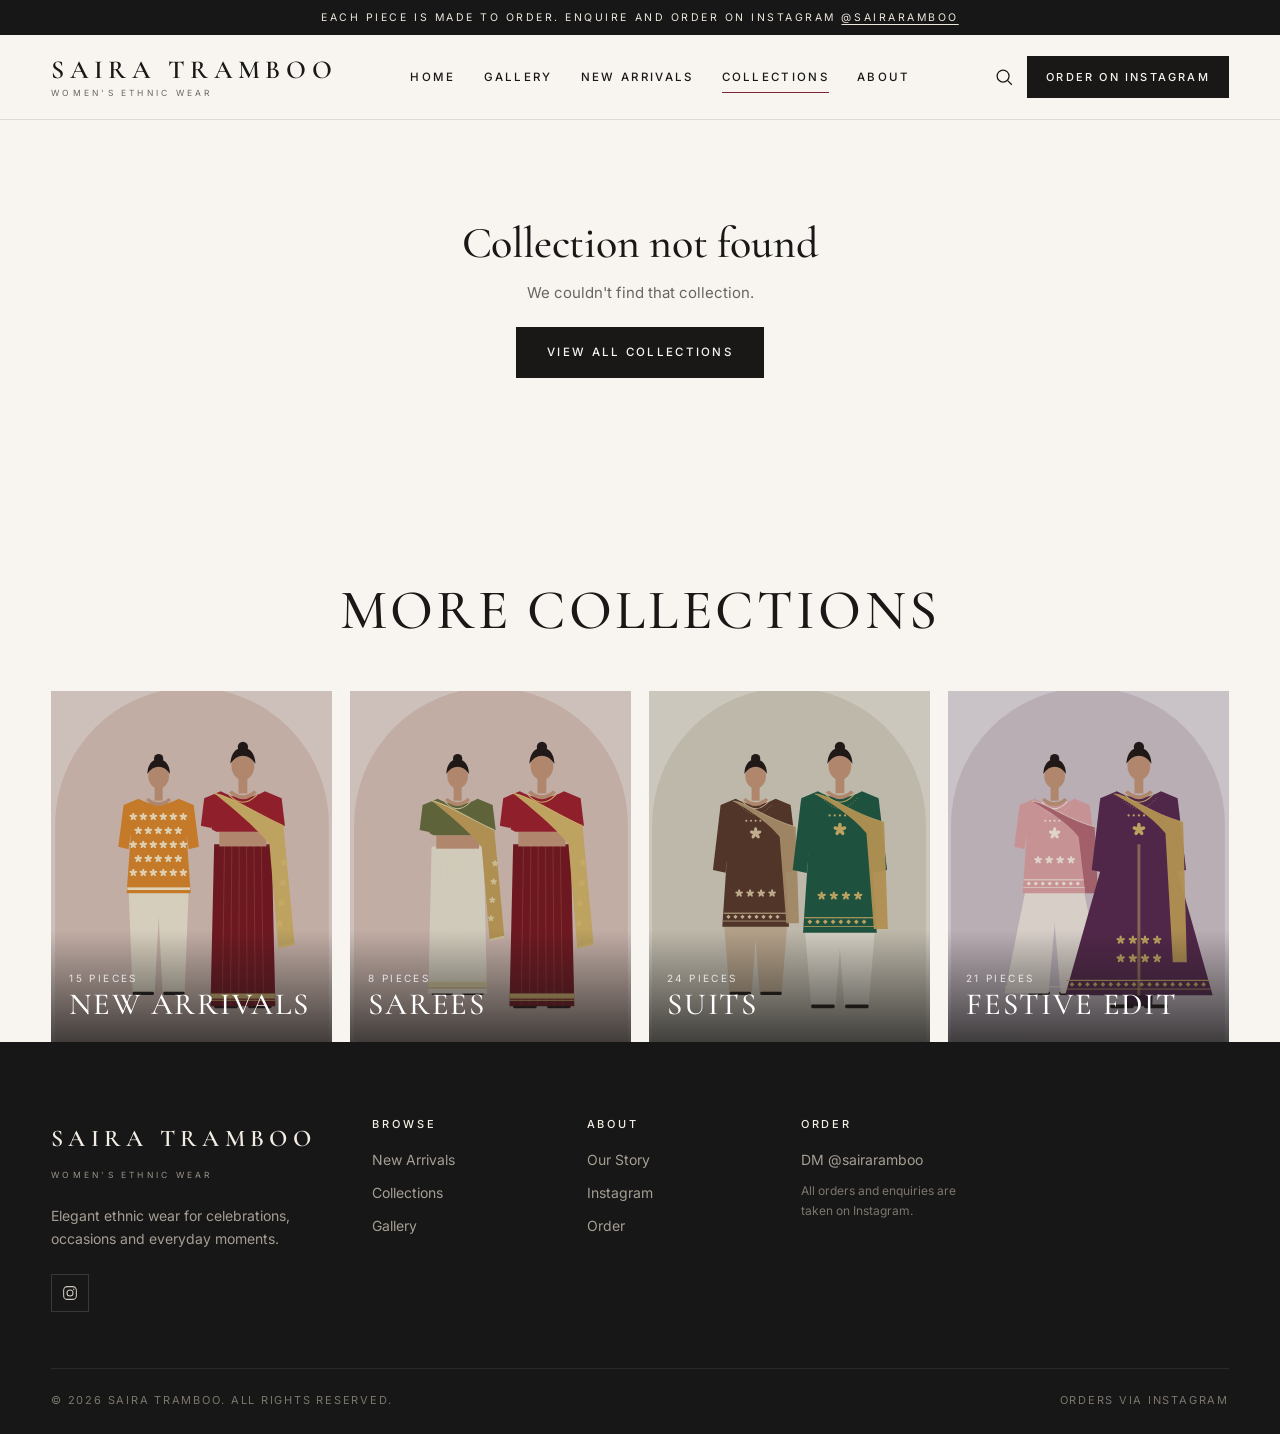
<file: collection.html>
<!DOCTYPE html>
<html lang="en">
<head>
  <meta charset="utf-8">
  <meta name="viewport" content="width=device-width, initial-scale=1">
  <title>Collection — Saira tramboo</title>
  <meta name="description" content="Contemporary silhouettes, intricate details and effortless elegance. Women's ethnic wear by Saira tramboo.">
  <link rel="icon" href="data:image/svg+xml,%3Csvg xmlns='http://www.w3.org/2000/svg' viewBox='0 0 32 32'%3E%3Crect width='32' height='32' fill='%237A2635'/%3E%3Ctext x='16' y='22' font-size='18' text-anchor='middle' fill='%23F8F5F0' font-family='serif'%3ES%3C/text%3E%3C/svg%3E">
  <link rel="preconnect" href="https://fonts.googleapis.com">
  <link rel="preconnect" href="https://fonts.gstatic.com" crossorigin>
  <link rel="stylesheet" href="https://fonts.googleapis.com/css2?family=Cormorant+Garamond:ital,wght@0,400;0,500;0,600;1,400&family=Inter:wght@400;500;600&display=swap">
  <link rel="stylesheet" href="css/style.css">
  <link rel="stylesheet" href="css/shop.css">
</head>
<body data-page="collection">
  <div id="chrome-top"></div>
  <main id="main">
    <div id="collectionHero"></div>
    <section class="listing" id="listing" aria-label="Products"></section>
    <section class="section more-cols" id="moreCols" aria-labelledby="moreColsT"><header class="section__head"><h2 id="moreColsT">More Collections</h2></header><div class="mc" id="mcGrid"></div></section>
  </main>
  <div id="chrome-bottom"></div>
  <script src="js/products.js"></script>
  <script src="js/catalog.js"></script>
  <script src="js/layout.js"></script>
  <script src="js/app.js"></script>
  <script src="js/shop.js"></script>
  <script src="js/collections-page.js"></script>
</body>
</html>
</file>
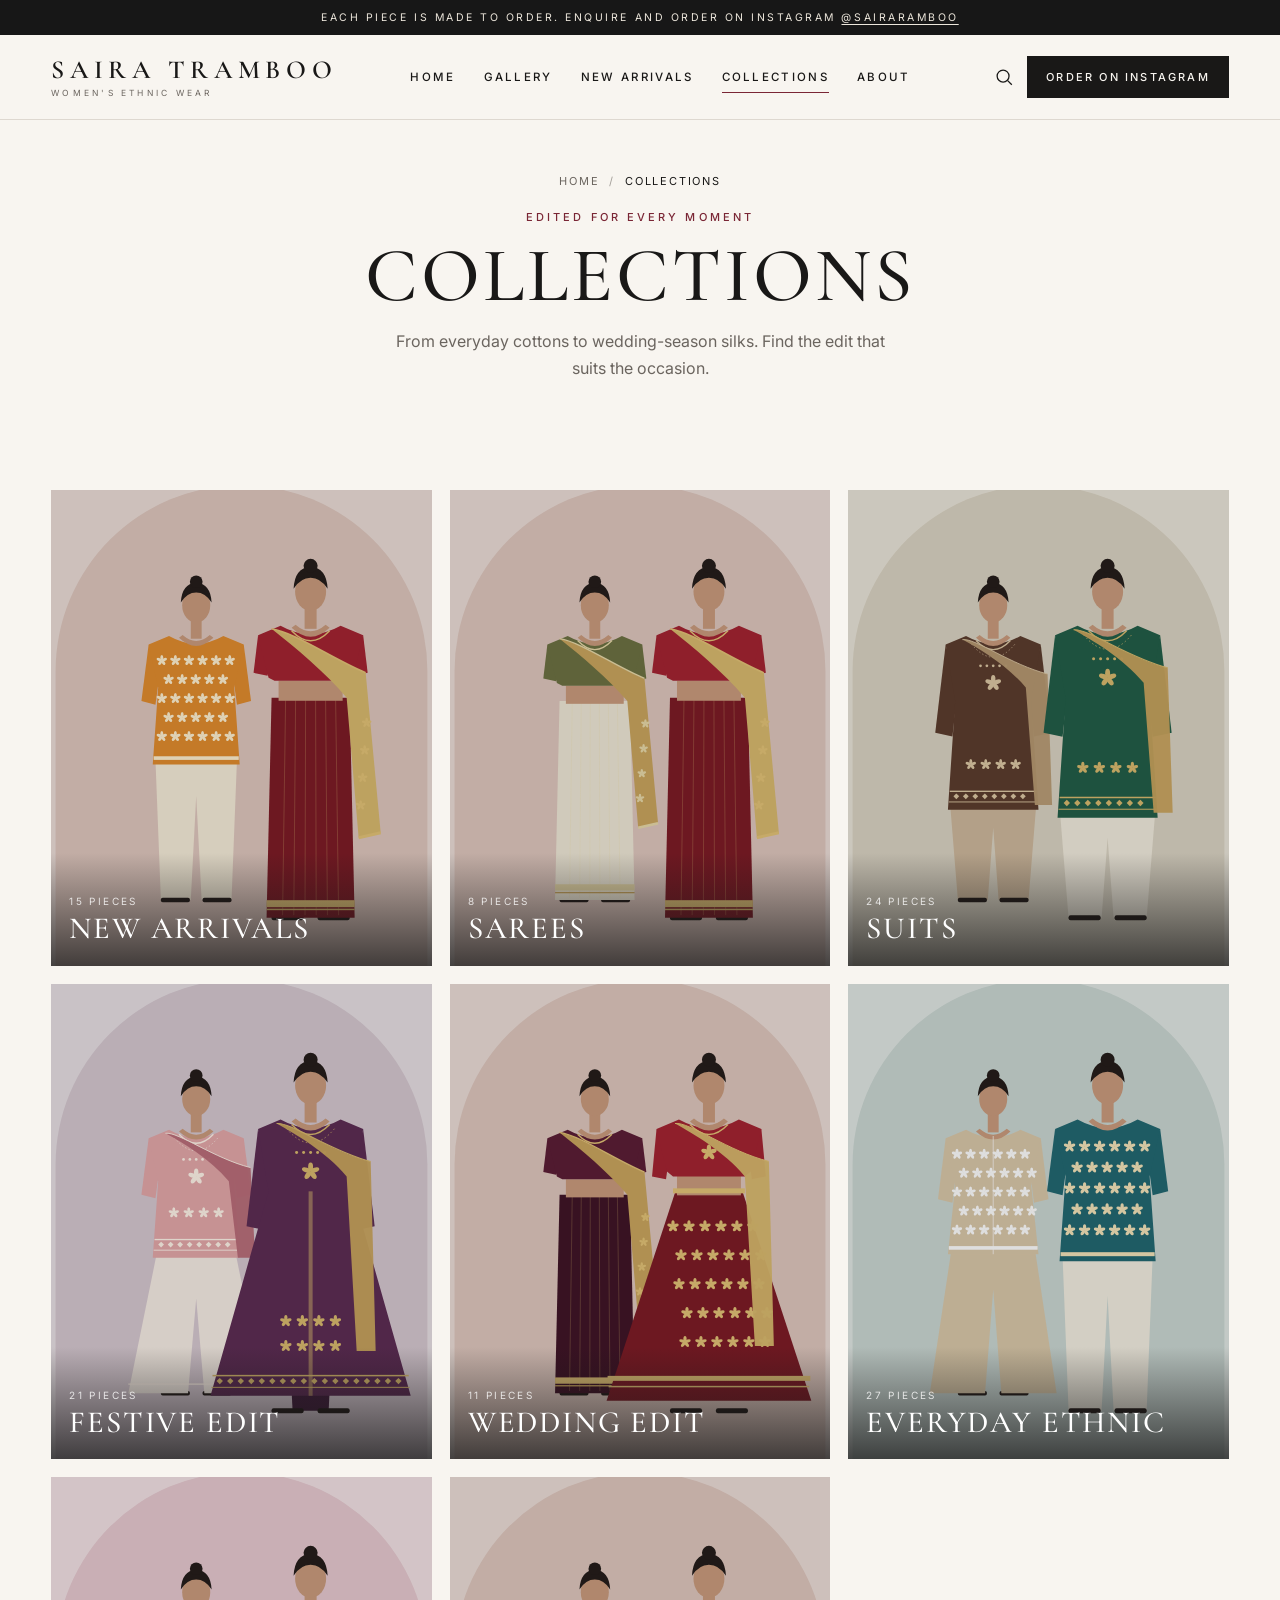
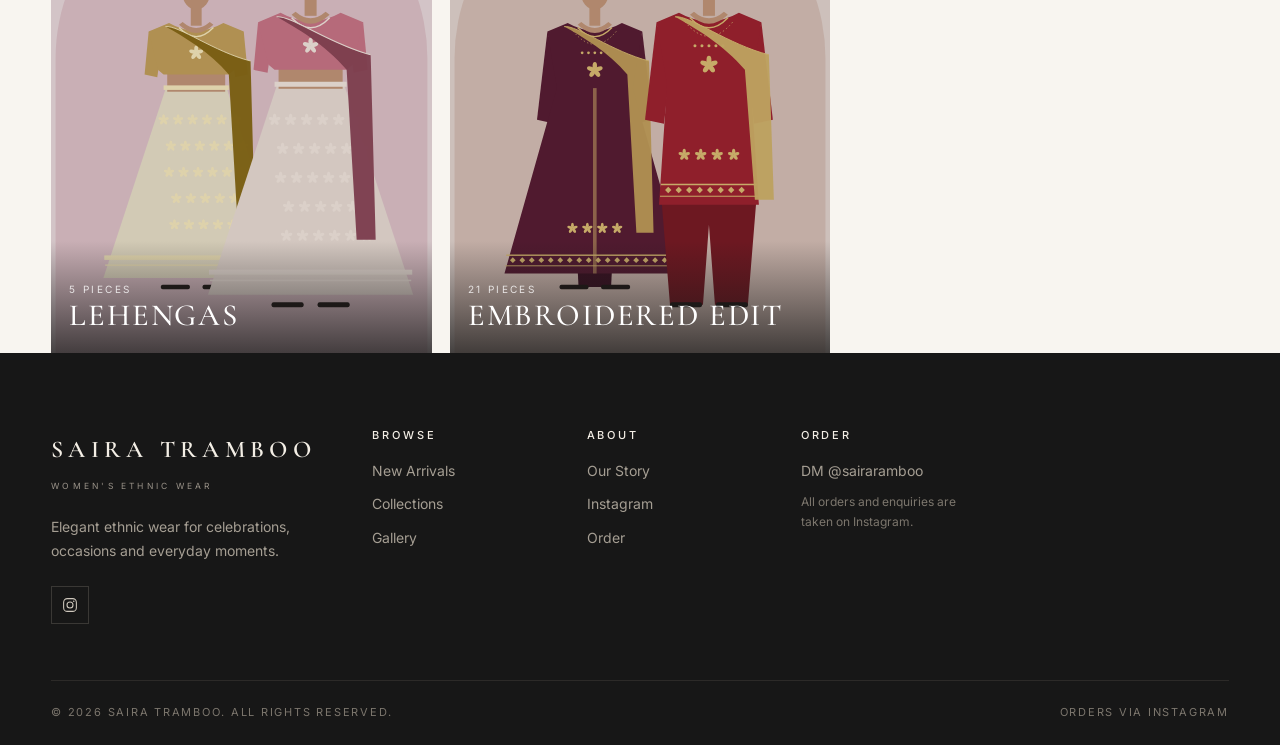
<file: collections.html>
<!DOCTYPE html>
<html lang="en">
<head>
  <meta charset="utf-8">
  <meta name="viewport" content="width=device-width, initial-scale=1">
  <title>Collections — Saira tramboo</title>
  <meta name="description" content="Contemporary silhouettes, intricate details and effortless elegance. Women's ethnic wear by Saira tramboo.">
  <link rel="icon" href="data:image/svg+xml,%3Csvg xmlns='http://www.w3.org/2000/svg' viewBox='0 0 32 32'%3E%3Crect width='32' height='32' fill='%237A2635'/%3E%3Ctext x='16' y='22' font-size='18' text-anchor='middle' fill='%23F8F5F0' font-family='serif'%3ES%3C/text%3E%3C/svg%3E">
  <link rel="preconnect" href="https://fonts.googleapis.com">
  <link rel="preconnect" href="https://fonts.gstatic.com" crossorigin>
  <link rel="stylesheet" href="https://fonts.googleapis.com/css2?family=Cormorant+Garamond:ital,wght@0,400;0,500;0,600;1,400&family=Inter:wght@400;500;600&display=swap">
  <link rel="stylesheet" href="css/style.css">
  <link rel="stylesheet" href="css/shop.css">
</head>
<body data-page="collections">
  <div id="chrome-top"></div>
  <main id="main">
    <header class="pagehead pagehead--center" id="colsHead">
      <nav class="crumbs" aria-label="Breadcrumb"><ol><li><a href="index.html">Home</a></li><li><span aria-current="page">Collections</span></li></ol></nav>
      <p class="eyebrow">Edited for every moment</p><h1>Collections</h1><p>From everyday cottons to wedding-season silks. Find the edit that suits the occasion.</p>
    </header>
    <section class="section section--tight" aria-label="All collections"><div class="cgrid" id="cgrid"></div></section>
  </main>
  <div id="chrome-bottom"></div>
  <script src="js/products.js"></script>
  <script src="js/catalog.js"></script>
  <script src="js/layout.js"></script>
  <script src="js/app.js"></script>
  <script src="js/collections-page.js"></script>
</body>
</html>
</file>
<file: css/style.css>
/* Saira tramboo — demo storefront. No gradients by design. */
:root {
  --bg: #F8F5F0;
  --surface: #FFFFFF;
  --text: #191817;
  --muted: #6B655F;
  --border: #DED8D0;
  --accent: #7A2635;
  --accent-dark: #5E1B28;
  --dark: #171717;
  --serif: "Cormorant Garamond", "Iowan Old Style", Georgia, "Times New Roman", serif;
  --sans: "Inter", system-ui, -apple-system, "Segoe UI", Roboto, Arial, sans-serif;
  --gutter: clamp(16px, 4vw, 56px);
  --max: 1360px;
  --ease: cubic-bezier(.22, .61, .36, 1);
  --header-h: 84px;
}

*, *::before, *::after { box-sizing: border-box; }
html { scroll-behavior: smooth; scroll-padding-top: 90px; -webkit-text-size-adjust: 100%; }
body {
  margin: 0; background: var(--bg); color: var(--text);
  font-family: var(--sans); font-size: 15px; line-height: 1.65;
  -webkit-font-smoothing: antialiased;
}
body.is-locked { overflow: hidden; }
img { display: block; max-width: 100%; height: auto; }
a { color: inherit; text-decoration: none; }
button, input { font: inherit; color: inherit; }
button { cursor: pointer; }
h1, h2, h3 { font-family: var(--serif); font-weight: 500; line-height: 1.05; margin: 0; letter-spacing: -.005em; }
p { margin: 0; }
ul { list-style: none; margin: 0; padding: 0; }
:focus-visible { outline: 2px solid var(--accent); outline-offset: 3px; }
[hidden] { display: none !important; }
.sr-only { position: absolute; width: 1px; height: 1px; overflow: hidden; clip: rect(0 0 0 0); white-space: nowrap; }
.skip-link { position: absolute; left: 8px; top: -60px; background: var(--dark); color: #fff; padding: 10px 14px; z-index: 300; }
.skip-link:focus { top: 8px; }

.eyebrow { font-size: 11px; letter-spacing: .28em; text-transform: uppercase; color: var(--accent); font-weight: 500; }

/* Buttons */
.btn {
  display: inline-flex; align-items: center; justify-content: center;
  padding: 15px 30px; font-size: 11.5px; font-weight: 500; letter-spacing: .2em; text-transform: uppercase;
  border: 1px solid var(--text); background: transparent; transition: background .35s var(--ease), color .35s var(--ease), border-color .35s var(--ease);
}
.btn--solid { background: var(--text); color: var(--bg); }
.btn--solid:hover { background: var(--accent); border-color: var(--accent); }
.btn--line:hover { background: var(--text); color: var(--bg); }
.btn--light { background: var(--bg); color: var(--text); border-color: var(--bg); }
.btn--light:hover { background: transparent; color: var(--bg); }
.btn--block { width: 100%; }
.link-btn { background: none; border: 0; padding: 0; text-align: left; }
.icon-btn { background: none; border: 0; width: 42px; height: 42px; display: inline-grid; place-items: center; position: relative; }
.icon-btn svg { width: 22px; height: 22px; }
.badge {
  position: absolute; top: 4px; right: 2px; min-width: 17px; height: 17px; padding: 0 4px;
  background: var(--accent); color: #fff; border-radius: 9px; font-size: 10px; font-weight: 600; line-height: 17px; text-align: center;
}

/* Announcement */
.announce { background: var(--dark); color: #EDE7DC; text-align: center; font-size: 10.5px; letter-spacing: .24em; text-transform: uppercase; padding: 9px 44px; position: relative; }
.announce__close { position: absolute; right: 12px; top: 50%; transform: translateY(-50%); background: none; border: 0; color: #EDE7DC; display: grid; place-items: center; padding: 6px; opacity: .7; }
.announce__close:hover { opacity: 1; }

/* Header */
.header { position: sticky; top: 0; z-index: 100; background: var(--bg); border-bottom: 1px solid var(--border); transition: height .3s var(--ease); }
.header__inner {
  max-width: var(--max); margin: 0 auto; padding: 0 var(--gutter);
  height: var(--header-h); display: grid; grid-template-columns: auto 1fr auto; align-items: center; gap: 16px;
  transition: height .35s var(--ease);
}
.header.is-small .header__inner { height: 60px; }
.wordmark { display: flex; flex-direction: column; align-items: flex-start; line-height: 1; grid-column: 1; grid-row: 1; }
.wordmark__name { font-family: var(--serif); font-size: 26px; font-weight: 600; letter-spacing: .22em; text-transform: uppercase; transition: font-size .35s var(--ease); }
.wordmark__tag { display: block; font-size: 8.5px; letter-spacing: .38em; text-transform: uppercase; color: var(--muted); margin-top: 6px; max-height: 14px; overflow: hidden; transition: max-height .3s, margin .3s, opacity .3s; }
.header.is-small .wordmark__name { font-size: 21px; }
.header.is-small .wordmark__tag { max-height: 0; margin: 0; opacity: 0; }
.nav { grid-column: 2; grid-row: 1; display: flex; gap: clamp(18px, 2.2vw, 34px); justify-self: center; }
.nav a, .mobile-nav a { font-size: 11.5px; letter-spacing: .2em; text-transform: uppercase; font-weight: 500; position: relative; padding: 6px 0; }
.nav a::after { content: ""; position: absolute; left: 0; bottom: 0; height: 1px; width: 100%; background: var(--accent); transform: scaleX(0); transform-origin: left; transition: transform .35s var(--ease); }
.nav a:hover::after, .nav a.is-current::after { transform: scaleX(1); }
.header__actions { grid-column: 3; grid-row: 1; justify-self: end; display: flex; gap: 2px; }
.header__burger { display: none; }

/* Mobile nav */
.mobile-nav { position: fixed; inset: 0; z-index: 200; visibility: hidden; transition: visibility 0s .4s; }
.mobile-nav.is-open { visibility: visible; transition-delay: 0s; }
.mobile-nav__panel { position: absolute; left: 0; top: 0; bottom: 0; width: min(86vw, 360px); background: var(--bg); padding: 18px 24px 28px; display: flex; flex-direction: column; transform: translateX(-100%); transition: transform .4s var(--ease); z-index: 2; }
.mobile-nav.is-open .mobile-nav__panel { transform: none; }
.mobile-nav__top { display: flex; align-items: center; justify-content: space-between; padding-bottom: 14px; border-bottom: 1px solid var(--border); }
.mobile-nav__top .wordmark__name { font-size: 20px; }
.mobile-nav nav { display: flex; flex-direction: column; padding: 18px 0; }
.mobile-nav nav a { font-family: var(--serif); font-size: 32px; text-transform: none; letter-spacing: 0; font-weight: 500; padding: 10px 0; border-bottom: 1px solid var(--border); }
.mobile-nav__foot { margin-top: auto; display: flex; flex-direction: column; gap: 10px; }
.mobile-nav__foot > * { font-size: 11px; letter-spacing: .2em; text-transform: uppercase; color: var(--muted); }
.scrim { position: absolute; inset: 0; background: rgba(23, 23, 23, .45); opacity: 0; transition: opacity .4s var(--ease); }
.mobile-nav.is-open .scrim, .modal.is-open .scrim { opacity: 1; }
.scrim--drawer { position: fixed; z-index: 210; visibility: hidden; transition: opacity .4s var(--ease), visibility 0s .4s; }
.scrim--drawer.is-open { opacity: 1; visibility: visible; transition-delay: 0s; }

/* Hero */
.hero { max-width: var(--max); margin: 0 auto; padding: clamp(20px, 3vw, 40px) var(--gutter) 0; display: grid; grid-template-columns: 5fr 6fr; gap: clamp(24px, 5vw, 80px); align-items: center; }
.hero__copy { padding-block: 20px; }
.hero h1 { font-size: clamp(54px, 7vw, 108px); margin: 22px 0 26px; text-transform: uppercase; letter-spacing: .01em; line-height: .96; }
.hero h1 em { font-style: italic; text-transform: lowercase; color: var(--accent); font-weight: 400; }
.hero__text { max-width: 430px; color: var(--muted); font-size: 16px; }
.hero__cta { display: flex; flex-wrap: wrap; gap: 12px; margin-top: 36px; }
.hero__media { position: relative; }
.hero__media img { width: 100%; max-height: min(74vh, 720px); object-fit: cover; object-position: center 30%; }
.hero__caption { position: absolute; left: 14px; bottom: 12px; font-size: 10px; letter-spacing: .2em; text-transform: uppercase; color: var(--muted); }
.hero-anim { opacity: 0; transform: translateY(24px); animation: rise .9s var(--ease) forwards; animation-delay: var(--d, 0ms); }
@keyframes rise { to { opacity: 1; transform: none; } }

/* Strip */
.strip { max-width: var(--max); margin: clamp(32px, 5vw, 64px) auto 0; padding: 0 var(--gutter); }
.strip ul { display: flex; justify-content: space-between; border-block: 1px solid var(--border); }
.strip li { flex: 1; text-align: center; padding: 20px 10px; font-size: 11px; letter-spacing: .24em; text-transform: uppercase; color: var(--muted); }
.strip li + li { border-left: 1px solid var(--border); }

/* Sections */
.section { max-width: var(--max); margin: 0 auto; padding: clamp(56px, 8vw, 110px) var(--gutter) 0; }
.section--tight { padding-top: clamp(40px, 6vw, 80px); }
.section--surface { max-width: none; background: var(--surface); margin-top: clamp(56px, 8vw, 110px); padding-bottom: clamp(56px, 8vw, 100px); }
.section--surface > * { max-width: calc(var(--max) - 2 * var(--gutter)); margin-inline: auto; }
.section__head { text-align: center; margin-bottom: clamp(28px, 4vw, 52px); }
.section__head h2 { font-size: clamp(34px, 4.4vw, 56px); text-transform: uppercase; letter-spacing: .06em; }
.section__head p { color: var(--muted); margin-top: 12px; }
.section__head--row { display: flex; align-items: flex-end; justify-content: space-between; text-align: left; gap: 16px; }

/* Categories */
.cats { display: grid; grid-template-columns: repeat(4, 1fr); gap: clamp(10px, 1.4vw, 20px); }
.cat { position: relative; display: block; overflow: hidden; aspect-ratio: 3 / 4; background: var(--border); }
.cat img { width: 100%; height: 100%; object-fit: cover; transition: transform 1.1s var(--ease); }
.cat::after { content: ""; position: absolute; inset: 0; background: rgba(23, 23, 23, .12); transition: background .5s var(--ease); }
.cat:hover img { transform: scale(1.05); }
.cat:hover::after { background: rgba(23, 23, 23, .32); }
.cat__label { position: absolute; left: 14px; right: 14px; bottom: 14px; z-index: 2; text-align: center; color: #fff; background: rgba(23, 23, 23, .62); padding: 14px 8px; transition: transform .5s var(--ease); }
.cat__label span { display: block; font-family: var(--serif); font-size: clamp(22px, 2.2vw, 30px); text-transform: uppercase; letter-spacing: .08em; }
.cat__label small { display: block; font-size: 10px; letter-spacing: .24em; text-transform: uppercase; opacity: 0; transform: translateY(6px); transition: opacity .5s, transform .5s var(--ease); margin-top: 4px; }
.cat:hover .cat__label { transform: translateY(-12px); }
.cat:hover .cat__label small { opacity: 1; transform: none; }

/* Filters */
.filters { display: flex; justify-content: center; flex-wrap: wrap; gap: 8px; margin-bottom: 36px; }
.chip { background: transparent; border: 1px solid var(--border); padding: 9px 20px; font-size: 11px; letter-spacing: .18em; text-transform: uppercase; transition: all .3s var(--ease); }
.chip:hover { border-color: var(--text); }
.chip.is-active { background: var(--text); color: var(--bg); border-color: var(--text); }

/* Product grid */
.grid { display: grid; grid-template-columns: repeat(4, 1fr); gap: clamp(26px, 3vw, 44px) clamp(12px, 1.6vw, 24px); }
.card { position: relative; animation: fade .6s var(--ease) both; }
@keyframes fade { from { opacity: 0; transform: translateY(12px); } }
.card__media { position: relative; overflow: hidden; aspect-ratio: 3 / 4; background: #EAE4DA; display: block; width: 100%; padding: 0; border: 0; }
.card__media img { position: absolute; inset: 0; width: 100%; height: 100%; object-fit: cover; transition: opacity .6s var(--ease), transform 1.1s var(--ease); }
.card__media img + img { opacity: 0; }
.card:hover .card__media img { transform: scale(1.03); }
.card:hover .card__media img + img { opacity: 1; }
.card__hit { position: absolute; inset: 0; z-index: 1; background: none; border: 0; padding: 0; }
.tags { position: absolute; top: 12px; left: 12px; z-index: 2; display: flex; flex-direction: column; align-items: flex-start; gap: 4px; pointer-events: none; }
.tag { background: var(--bg); font-size: 9.5px; letter-spacing: .18em; text-transform: uppercase; padding: 4px 9px; line-height: 1.4; }
.tag--best { background: var(--dark); color: #F3EEE5; }
.tag--out { background: #E9E4DB; color: var(--muted); }
.tag--sale { background: var(--accent); color: #fff; }
.wish { position: absolute; top: 6px; right: 6px; z-index: 3; width: 40px; height: 40px; background: none; border: 0; display: grid; place-items: center; }
.wish svg { width: 21px; height: 21px; fill: rgba(248, 245, 240, .55); stroke: var(--text); stroke-width: 1.4; transition: fill .3s, stroke .3s, transform .3s var(--ease); }
.wish:hover svg { transform: scale(1.1); }
.wish[aria-pressed="true"] svg { fill: var(--accent); stroke: var(--accent); }
.quickadd { position: absolute; left: 0; right: 0; bottom: 0; z-index: 2; background: rgba(248, 245, 240, .96); padding: 12px; text-align: center; transform: translateY(100%); transition: transform .45s var(--ease); display: none; }
.quickadd p { font-size: 9.5px; letter-spacing: .22em; text-transform: uppercase; color: var(--muted); margin-bottom: 8px; }
.quickadd div { display: flex; justify-content: center; gap: 4px; }
.quickadd button { min-width: 36px; height: 32px; border: 1px solid var(--border); background: transparent; font-size: 11px; transition: all .25s; }
.quickadd button:hover { background: var(--text); color: var(--bg); border-color: var(--text); }
@media (hover: hover) {
  .quickadd { display: block; }
  .card:hover .quickadd, .card:focus-within .quickadd { transform: none; }
}
.card__info { padding-top: 14px; display: grid; gap: 2px; }
.card__cat { font-size: 10px; letter-spacing: .22em; text-transform: uppercase; color: var(--muted); }
.card__name { font-family: var(--serif); font-size: 21px; font-weight: 500; line-height: 1.15; }
.card__name button { background: none; border: 0; padding: 0; text-align: left; font: inherit; }
.card__name button:hover { color: var(--accent); }
.price { font-size: 14px; font-weight: 500; }
.price s { color: var(--muted); font-weight: 400; margin-left: 8px; }
.card__qv { justify-self: start; margin-top: 8px; background: none; border: 0; padding: 0 0 2px; border-bottom: 1px solid var(--text); font-size: 10.5px; letter-spacing: .2em; text-transform: uppercase; transition: color .3s, border-color .3s; }
.card__qv:hover { color: var(--accent); border-color: var(--accent); }
.empty { grid-column: 1 / -1; text-align: center; color: var(--muted); padding: 40px 0; }

/* Story */
.story { max-width: var(--max); margin: clamp(60px, 9vw, 130px) auto 0; padding: 0 var(--gutter); display: grid; grid-template-columns: 1fr 1fr; gap: clamp(28px, 7vw, 110px); align-items: center; }
.story__media { position: relative; }
.story__media::before { content: ""; position: absolute; inset: 22px -22px -22px 22px; border: 1px solid var(--accent); z-index: 0; }
.story__media img { position: relative; z-index: 1; width: 100%; aspect-ratio: 4 / 5; object-fit: cover; }
.story__copy h2 { font-size: clamp(40px, 5vw, 70px); text-transform: uppercase; margin: 18px 0 24px; line-height: .98; }
.story__copy h2 em { font-style: italic; text-transform: lowercase; color: var(--accent); font-weight: 400; }
.story__copy > p:not(.eyebrow) { color: var(--muted); font-size: 16px; max-width: 480px; }
.story__facts { display: flex; gap: clamp(18px, 3vw, 40px); margin: 36px 0; padding: 22px 0; border-block: 1px solid var(--border); }
.story__facts dt { font-family: var(--serif); font-size: 28px; line-height: 1.1; }
.story__facts dd { margin: 2px 0 0; font-size: 11px; color: var(--muted); letter-spacing: .06em; }

/* Promo */
.promo { background: var(--accent); color: var(--bg); margin-top: clamp(60px, 9vw, 130px); padding: clamp(64px, 9vw, 120px) var(--gutter); text-align: center; }
.promo__inner { max-width: 640px; margin: 0 auto; }
.promo .eyebrow { color: #E9C9CD; }
.promo h2 { font-size: clamp(40px, 6vw, 84px); text-transform: uppercase; margin: 18px 0 22px; line-height: .98; }
.promo h2 em { text-transform: lowercase; font-weight: 400; }
.promo p:not(.eyebrow) { margin-bottom: 34px; opacity: .88; font-size: 16px; }

/* Instagram */
.handle { letter-spacing: .24em; font-size: 12px; text-transform: uppercase; border-bottom: 1px solid currentColor; padding-bottom: 2px; color: var(--accent); }
.ig { display: grid; grid-template-columns: repeat(6, 1fr); gap: 8px; }
.ig__tile { position: relative; overflow: hidden; aspect-ratio: 1; background: var(--border); }
.ig__tile img { width: 100%; height: 100%; object-fit: cover; transition: transform .9s var(--ease); }
.ig__over { position: absolute; inset: 0; display: flex; flex-direction: column; align-items: center; justify-content: center; gap: 8px; color: #fff; background: rgba(23, 23, 23, .5); opacity: 0; transition: opacity .4s var(--ease); font-size: 10px; letter-spacing: .2em; text-transform: uppercase; text-align: center; padding: 6px; }
.ig__tile:hover .ig__over, .ig__tile:focus-visible .ig__over { opacity: 1; }
.ig__tile:hover img { transform: scale(1.04); }

/* Quotes */
.quotes { display: grid; grid-template-columns: repeat(3, 1fr); gap: clamp(14px, 2vw, 28px); }
.quote { margin: 0; border: 1px solid var(--border); padding: clamp(24px, 3vw, 40px); background: var(--bg); }
.quote::before { content: ""; display: block; width: 28px; height: 2px; background: var(--accent); margin-bottom: 22px; }
.quote blockquote { margin: 0; font-family: var(--serif); font-size: clamp(22px, 2vw, 27px); line-height: 1.25; }
.quote figcaption { margin-top: 22px; font-size: 11px; letter-spacing: .22em; text-transform: uppercase; color: var(--muted); }

/* Newsletter */
.news { padding: clamp(64px, 9vw, 120px) var(--gutter); text-align: center; }
.news__inner { max-width: 560px; margin: 0 auto; }
.news h2 { font-size: clamp(34px, 4.4vw, 56px); text-transform: uppercase; letter-spacing: .06em; }
.news p { color: var(--muted); margin: 14px 0 30px; }
.news__form { display: flex; gap: 0; border: 1px solid var(--text); background: var(--surface); }
.news__form input { flex: 1; min-width: 0; border: 0; background: transparent; padding: 0 18px; height: 52px; outline-offset: -3px; }
.news__form .btn { border: 0; }
.news__form.is-error { border-color: var(--accent); }
.news p.news__msg { min-height: 22px; margin: 12px 0 0; font-size: 13px; }
.news__msg.is-error { color: var(--accent); }
.news__msg.is-ok { color: #2F6B4F; }

/* Footer */
.footer { background: var(--dark); color: #CFC8BD; padding: clamp(48px, 6vw, 84px) var(--gutter) 24px; }
.footer__grid { max-width: var(--max); margin: 0 auto; display: grid; grid-template-columns: 1.6fr 1fr 1fr 1fr 1.2fr; gap: 36px; }
.footer__brand { display: flex; flex-direction: column; align-items: flex-start; gap: 6px; }
.footer__brand .wordmark__name { color: #F3EEE5; font-size: 24px; }
.footer__brand .wordmark__tag { color: #9A9389; margin-top: 4px; max-height: none; }
.footer__brand p { margin-top: 16px; max-width: 280px; font-size: 14px; color: #A59E93; }
.social { display: flex; gap: 8px; margin-top: 18px; }
.social a { width: 38px; height: 38px; border: 1px solid #3A3835; display: grid; place-items: center; transition: background .3s, border-color .3s; }
.social a:hover { background: var(--accent); border-color: var(--accent); }
.social svg { width: 18px; height: 18px; }
.footer__col { display: flex; flex-direction: column; gap: 10px; align-items: flex-start; }
.footer__col h3 { font-family: var(--sans); font-size: 11px; letter-spacing: .26em; text-transform: uppercase; color: #F3EEE5; font-weight: 500; margin-bottom: 8px; }
.footer__col a { font-size: 14px; color: #A59E93; transition: color .25s; }
.footer__col a:hover { color: #fff; }
.footer__small { font-size: 12px; color: #7C766D; }
.footer__bottom { max-width: var(--max); margin: 56px auto 0; padding-top: 22px; border-top: 1px solid #2C2A28; display: flex; justify-content: space-between; gap: 12px; flex-wrap: wrap; font-size: 11px; letter-spacing: .16em; text-transform: uppercase; color: #7C766D; }

/* Search */
.search { position: fixed; inset: 0; z-index: 250; background: var(--bg); overflow-y: auto; opacity: 0; transform: translateY(-14px); transition: opacity .35s var(--ease), transform .35s var(--ease); }
.search.is-open { opacity: 1; transform: none; }
.search__bar { max-width: 960px; margin: 0 auto; padding: 22px var(--gutter); display: flex; align-items: center; gap: 12px; border-bottom: 1px solid var(--border); }
.search__bar input { flex: 1; border: 0; background: transparent; font-family: var(--serif); font-size: clamp(26px, 4vw, 40px); outline: none; min-width: 0; }
.search__bar input::placeholder { color: #A8A196; }
.search__body { max-width: 960px; margin: 0 auto; padding: 20px var(--gutter) 60px; }
.search__hint { font-size: 11px; letter-spacing: .2em; text-transform: uppercase; color: var(--muted); margin-bottom: 18px; }
.search__results { display: grid; grid-template-columns: repeat(2, 1fr); gap: 14px 28px; }
.sr { display: flex; gap: 16px; align-items: center; padding: 10px; border: 1px solid transparent; background: none; text-align: left; width: 100%; transition: border-color .3s, background .3s; }
.sr:hover { border-color: var(--border); background: var(--surface); }
.sr img { width: 64px; aspect-ratio: 3 / 4; object-fit: cover; flex: none; }
.sr strong { display: block; font-family: var(--serif); font-size: 20px; font-weight: 500; line-height: 1.15; }
.sr span { font-size: 13px; color: var(--muted); }
.sr .sr__price { color: var(--text); font-weight: 500; display: block; margin-top: 2px; }
.search__tags { display: flex; flex-wrap: wrap; gap: 8px; }

/* Drawers */
.drawer { position: fixed; right: 0; top: 0; bottom: 0; width: min(100vw, 440px); background: var(--bg); z-index: 220; display: flex; flex-direction: column; transform: translateX(102%); visibility: hidden; transition: transform .45s var(--ease), visibility 0s .45s; }
.drawer.is-open { transform: none; visibility: visible; transition-delay: 0s; }
.drawer__head { display: flex; align-items: center; justify-content: space-between; padding: 14px 22px 14px 26px; border-bottom: 1px solid var(--border); }
.drawer__head h2 { font-size: 26px; text-transform: uppercase; letter-spacing: .1em; }
.drawer__body { flex: 1; overflow-y: auto; padding: 8px 26px; }
.drawer__foot { padding: 18px 26px 24px; border-top: 1px solid var(--border); display: grid; gap: 10px; }
.drawer__empty { text-align: center; color: var(--muted); padding: 60px 10px; }
.drawer__empty h3 { font-size: 28px; color: var(--text); margin-bottom: 8px; }
.line { display: grid; grid-template-columns: 84px 1fr; gap: 16px; padding: 18px 0; border-bottom: 1px solid var(--border); }
.line img { width: 84px; aspect-ratio: 3 / 4; object-fit: cover; }
.line h3 { font-size: 19px; line-height: 1.15; }
.line__meta { font-size: 12px; color: var(--muted); margin: 3px 0 10px; }
.line__row { display: flex; align-items: center; justify-content: space-between; gap: 8px; }
.line__rm { background: none; border: 0; padding: 0; font-size: 11px; letter-spacing: .14em; text-transform: uppercase; color: var(--muted); text-decoration: underline; margin-top: 8px; }
.line__rm:hover { color: var(--accent); }
.qty { display: inline-flex; align-items: center; border: 1px solid var(--border); }
.qty button { width: 32px; height: 32px; background: none; border: 0; font-size: 16px; line-height: 1; }
.qty button:hover:not(:disabled) { background: var(--text); color: var(--bg); }
.qty span { min-width: 28px; text-align: center; font-size: 13px; }
.subtotal { display: flex; justify-content: space-between; align-items: baseline; font-size: 12px; letter-spacing: .18em; text-transform: uppercase; }
.subtotal strong { font-family: var(--serif); font-size: 26px; letter-spacing: 0; font-weight: 600; }
.ship-note { font-size: 12px; color: var(--muted); }
.ship-bar { height: 2px; background: var(--border); margin-top: 6px; }
.ship-bar i { display: block; height: 100%; background: var(--accent); transition: width .5s var(--ease); }
.demo-note { font-size: 12px; color: var(--accent); text-align: center; min-height: 18px; }

/* Quick view */
.modal { position: fixed; inset: 0; z-index: 240; display: grid; place-items: center; padding: 16px; visibility: hidden; transition: visibility 0s .4s; }
.modal.is-open { visibility: visible; transition-delay: 0s; }
.modal__box { position: relative; z-index: 2; background: var(--bg); width: min(960px, 100%); max-height: calc(100dvh - 32px); overflow-y: auto; display: grid; grid-template-columns: 1fr 1fr; opacity: 0; transform: translateY(24px) scale(.985); transition: opacity .4s var(--ease), transform .4s var(--ease); }
.modal.is-open .modal__box { opacity: 1; transform: none; }
.qv__gallery { background: #EAE4DA; }
.qv__gallery > img { width: 100%; aspect-ratio: 3 / 4; object-fit: cover; }
.qv__thumbs { display: flex; gap: 8px; padding: 8px; background: var(--bg); }
.qv__thumbs button { width: 56px; padding: 0; border: 1px solid transparent; background: none; opacity: .6; }
.qv__thumbs button.is-active { border-color: var(--text); opacity: 1; }
.qv__thumbs img { aspect-ratio: 3 / 4; object-fit: cover; width: 100%; }
.qv__info { padding: clamp(24px, 4vw, 48px); display: flex; flex-direction: column; gap: 6px; }
.qv__close { position: absolute; right: 8px; top: 8px; z-index: 3; background: rgba(248, 245, 240, .85); }
.qv__info h2 { font-size: clamp(30px, 3.4vw, 42px); margin: 6px 0 8px; }
.qv__info .price { font-size: 19px; }
.qv__desc { color: var(--muted); margin: 14px 0 6px; }
.qv__label { font-size: 10.5px; letter-spacing: .22em; text-transform: uppercase; margin: 20px 0 8px; display: flex; justify-content: space-between; }
.qv__label span { color: var(--muted); letter-spacing: .08em; text-transform: none; }
.sizes { display: flex; flex-wrap: wrap; gap: 8px; }
.sizes button { min-width: 48px; height: 42px; background: none; border: 1px solid var(--border); font-size: 12px; transition: all .25s; }
.sizes button:hover { border-color: var(--text); }
.sizes button[aria-checked="true"] { background: var(--text); color: var(--bg); border-color: var(--text); }
.qv__buy { display: flex; gap: 10px; margin-top: 26px; }
.qv__buy .qty { height: 52px; }
.qv__buy .qty button { height: 50px; width: 38px; }
.qv__buy .btn { flex: 1; }
.qv__wish { margin-top: 14px; justify-self: start; background: none; border: 0; padding: 0; font-size: 11px; letter-spacing: .18em; text-transform: uppercase; text-decoration: underline; text-underline-offset: 4px; }
.qv__err { color: var(--accent); font-size: 12px; min-height: 18px; margin-top: 8px; }
.qv__list { margin: 18px 0 0; padding-top: 16px; border-top: 1px solid var(--border); font-size: 12.5px; color: var(--muted); display: grid; gap: 4px; }

/* Toast */
.toast { position: fixed; left: 50%; bottom: 28px; transform: translate(-50%, 20px); z-index: 300; background: var(--dark); color: #F3EEE5; padding: 13px 26px; font-size: 11px; letter-spacing: .2em; text-transform: uppercase; opacity: 0; pointer-events: none; transition: opacity .35s var(--ease), transform .35s var(--ease); max-width: calc(100vw - 32px); text-align: center; }
.toast.is-show { opacity: 1; transform: translate(-50%, 0); }

/* Scroll reveal */
.js .reveal { opacity: 0; transform: translateY(26px); transition: opacity .9s var(--ease), transform .9s var(--ease); transition-delay: var(--rd, 0ms); }
.js .reveal.is-in { opacity: 1; transform: none; }

/* Tablet */
@media (max-width: 1100px) {
  .grid { grid-template-columns: repeat(3, 1fr); }
  .footer__grid { grid-template-columns: 1fr 1fr 1fr; }
  .footer__brand { grid-column: 1 / -1; }
  .ig { grid-template-columns: repeat(3, 1fr); }
}
@media (max-width: 900px) {
  :root { --header-h: 62px; }
  .nav, .header__account { display: none; }
  .header__inner { grid-template-columns: auto 1fr auto; gap: 6px; }
  .wordmark { grid-column: 2; align-items: center; justify-self: center; }
  .header__burger { display: inline-grid; grid-column: 1; grid-row: 1; justify-self: start; margin-left: -10px; }
  .wordmark__name { font-size: 18px; letter-spacing: .14em; white-space: nowrap; }
  .header__actions .icon-btn { width: 38px; }
  .wordmark__tag { display: none; }
  .header.is-small .header__inner { height: 54px; }
  .hero { grid-template-columns: 1fr; gap: 20px; padding-top: 0; }
  .hero__media { order: -1; margin-inline: calc(var(--gutter) * -1); }
  .hero__media img { max-height: 58vh; width: 100%; }
  .hero__copy { text-align: center; padding-top: 6px; }
  .hero h1 { font-size: clamp(46px, 13vw, 72px); margin: 14px 0 16px; }
  .hero__text { margin-inline: auto; }
  .hero__cta { justify-content: center; margin-top: 26px; }
  .hero__cta .btn { flex: 1 1 200px; }
  .strip ul { flex-wrap: wrap; }
  .strip li { flex: 1 1 50%; padding: 15px 8px; font-size: 10px; letter-spacing: .18em; }
  .strip li:nth-child(3) { border-left: 0; }
  .strip li:nth-child(n+3) { border-top: 1px solid var(--border); }
  .cats { grid-template-columns: repeat(2, 1fr); }
  .story { grid-template-columns: 1fr; }
  .story__media { margin-right: 22px; }
  .story__copy { text-align: center; }
  .story__copy > p:not(.eyebrow) { margin-inline: auto; }
  .story__facts { justify-content: center; text-align: center; }
  .quotes { grid-template-columns: 1fr; }
  .modal__box { grid-template-columns: 1fr; }
  .qv__gallery > img { aspect-ratio: 4 / 4.2; }
  .search__results { grid-template-columns: 1fr; }
}
@media (max-width: 640px) {
  body { font-size: 14.5px; }
  .grid { grid-template-columns: repeat(2, 1fr); gap: 24px 10px; }
  .card__name { font-size: 18px; }
  .section__head--row { flex-direction: column; align-items: center; text-align: center; }
  .cat__label { bottom: 14px; }
  .cat__label span { font-size: 18px; }
  .cat__label small { display: none; }
  .ig { grid-template-columns: repeat(2, 1fr); gap: 4px; }
  .ig__over { display: none; }
  .news__form { flex-direction: column; border: 0; background: none; gap: 10px; }
  .news__form input { border: 1px solid var(--text); background: var(--surface); }
  .news__form.is-error input { border-color: var(--accent); }
  .footer__grid { grid-template-columns: 1fr 1fr; }
  .footer__bottom { flex-direction: column; }
  .announce { letter-spacing: .14em; font-size: 9.5px; }
  .qv__buy { flex-direction: column; }
  .toast { bottom: 16px; }
}

@media (prefers-reduced-motion: reduce) {
  html { scroll-behavior: auto; }
  *, *::before, *::after { animation-duration: .01ms !important; animation-delay: 0ms !important; transition-duration: .01ms !important; }
  .hero-anim, .js .reveal { opacity: 1; transform: none; }
}

/* Cards: rating, discount, sold out */
.rating { font-size: 12px; color: var(--muted); letter-spacing: .02em; }
.rating i { font-style: normal; opacity: .8; }
.off { font-style: normal; font-size: 11px; color: var(--accent); font-weight: 500; margin-left: 8px; letter-spacing: .04em; }
.card.is-out .card__media img { opacity: .55; }
.card.is-out .card__media img + img { opacity: 0 !important; }
.card.is-out:hover .card__media img { transform: none; }
.section__more { text-align: center; margin-top: clamp(32px, 4vw, 52px); }

/* Quick view specs */
.qv__specs { margin: 14px 0 0; display: grid; gap: 4px; font-size: 13px; }
.qv__specs div { display: flex; gap: 12px; }
.qv__specs dt { width: 78px; color: var(--muted); }
.qv__specs dd { margin: 0; }
.sizes button:disabled, .btn:disabled { opacity: .45; cursor: not-allowed; }

/* Collections mega menu */
.nav__item { position: relative; }
.nav__item > a { display: inline-block; }
.nav a[aria-current="page"]::after { transform: scaleX(1); }
.mega { position: absolute; left: 50%; top: 100%; padding-top: 22px; transform: translate(-50%, 8px); opacity: 0; visibility: hidden; transition: opacity .3s var(--ease), transform .3s var(--ease), visibility 0s .3s; }
.nav__item:hover .mega, .nav__item:focus-within .mega { opacity: 1; visibility: visible; transform: translate(-50%, 0); transition-delay: 0s; }
.mega__inner { background: var(--bg); border: 1px solid var(--border); padding: 26px 30px 22px; width: 440px; }
.mega__title { font-size: 10px; letter-spacing: .26em; text-transform: uppercase; color: var(--muted); margin-bottom: 14px; }
.mega__links { display: grid; grid-template-columns: 1fr 1fr; gap: 2px 28px; }
.mega__links a { font-family: var(--serif); font-size: 20px; letter-spacing: 0; text-transform: none; font-weight: 500; padding: 5px 0; }
.mega__links a::after { display: none; }
.mega__links a:hover, .mega__all:hover { color: var(--accent); }
.mega__all { display: block; margin-top: 16px; padding-top: 14px; border-top: 1px solid var(--border); font-size: 11px !important; }
.mobile-nav__sub { display: grid; padding: 4px 0 8px 14px; border-bottom: 1px solid var(--border); }
.mobile-nav nav .mobile-nav__sub a { font-size: 22px; padding: 5px 0; border: 0; color: var(--muted); }

/* Portfolio: Instagram order CTA */
.announce a { text-decoration: underline; text-underline-offset: 3px; }
.header__cta { padding: 10px 18px; font-size: 11px; white-space: nowrap; }
@media (max-width: 640px) { .header__cta { display: none; } }

/* Portfolio polish: let the pieces breathe, labels sit on a soft gradient instead of a heavy box */
.cat::after { background: linear-gradient(to top, rgba(23, 23, 23, .55), rgba(23, 23, 23, 0) 45%); }
.cat:hover::after { background: linear-gradient(to top, rgba(23, 23, 23, .7), rgba(23, 23, 23, .05) 55%); }
.cat__label { left: 0; right: 0; bottom: 0; background: none; padding: 18px 12px 20px; }
.cat__label span { font-size: clamp(18px, 1.8vw, 26px); }
.cat__label small { opacity: .85; transform: none; }
.cat:hover .cat__label { transform: none; }
</file>
<file: css/shop.css>
/* Shop, collection and collections pages. Builds on style.css tokens. */
.pagehead { max-width: var(--max); margin: 0 auto; padding: clamp(24px, 4vw, 52px) var(--gutter) clamp(18px, 3vw, 32px); }
.pagehead h1 { font-size: clamp(44px, 6vw, 84px); text-transform: uppercase; letter-spacing: .04em; margin-top: 10px; }
.pagehead > p:not(.eyebrow) { color: var(--muted); max-width: 520px; margin-top: 12px; font-size: 16px; }
.pagehead--center { text-align: center; }
.pagehead--center > p:not(.eyebrow) { margin-inline: auto; }
.pagehead--center .crumbs ol { justify-content: center; }

.crumbs { margin-bottom: 18px; }
.crumbs ol { list-style: none; margin: 0; padding: 0; display: flex; flex-wrap: wrap; gap: 0; font-size: 11px; letter-spacing: .16em; text-transform: uppercase; color: var(--muted); }
.crumbs li + li::before { content: "/"; margin: 0 10px; opacity: .6; }
.crumbs a:hover { color: var(--accent); }
.crumbs [aria-current] { color: var(--text); }

/* Collection hero */
.chero { max-width: var(--max); margin: 0 auto; padding: clamp(18px, 3vw, 36px) var(--gutter) 0; display: grid; grid-template-columns: 5fr 6fr; gap: clamp(24px, 5vw, 80px); align-items: center; }
.chero h1 { font-size: clamp(52px, 7vw, 104px); text-transform: uppercase; letter-spacing: .02em; margin: 16px 0 20px; line-height: .96; }
.chero__desc { color: var(--muted); font-size: 16px; max-width: 460px; }
.chero__count { margin-top: 22px; font-size: 11px; letter-spacing: .24em; text-transform: uppercase; padding-top: 18px; border-top: 1px solid var(--border); max-width: 460px; }
.chero__media img { width: 100%; max-height: min(64vh, 620px); object-fit: cover; object-position: center 30%; }

/* Listing */
.listing { max-width: var(--max); margin: 0 auto; padding: clamp(24px, 3vw, 40px) var(--gutter) 0; }
.catnav { display: flex; gap: 8px; overflow-x: auto; padding-bottom: 6px; margin-bottom: 18px; scrollbar-width: none; }
.catnav::-webkit-scrollbar { display: none; }
.catnav .chip { flex: none; }
.toolbar { display: flex; align-items: center; gap: 16px; padding: 14px 0; border-block: 1px solid var(--border); }
.toolbar__count { flex: 1; font-size: 11px; letter-spacing: .18em; text-transform: uppercase; color: var(--muted); }
.toolbar__sort { display: flex; align-items: center; gap: 10px; font-size: 11px; letter-spacing: .18em; text-transform: uppercase; }
.toolbar__sort span { color: var(--muted); }
.toolbar__sort select { appearance: none; -webkit-appearance: none; background: var(--surface) url("data:image/svg+xml,%3Csvg xmlns='http://www.w3.org/2000/svg' width='10' height='6'%3E%3Cpath d='M1 1l4 4 4-4' fill='none' stroke='%23191817' stroke-width='1.2'/%3E%3C/svg%3E") no-repeat right 14px center; border: 1px solid var(--border); padding: 11px 36px 11px 14px; font-size: 12px; letter-spacing: .04em; text-transform: none; color: var(--text); cursor: pointer; }
.toolbar__sort select:hover { border-color: var(--text); }
.toolbar__filters { display: none; padding: 11px 18px; gap: 8px; }
.toolbar__n { background: var(--accent); color: #fff; border-radius: 9px; font-size: 10px; min-width: 18px; height: 18px; line-height: 18px; text-align: center; letter-spacing: 0; }

.fchips { display: flex; flex-wrap: wrap; gap: 8px; }
.fchips:not(:empty) { padding-top: 14px; }
.fchip { display: inline-flex; align-items: center; gap: 8px; background: var(--surface); border: 1px solid var(--border); padding: 7px 12px; font-size: 12px; transition: border-color .25s, color .25s; }
.fchip:hover { border-color: var(--accent); color: var(--accent); }
.fchip--clear { background: none; border-color: transparent; text-decoration: underline; text-underline-offset: 3px; letter-spacing: .06em; }

.shoplayout { display: grid; grid-template-columns: 270px 1fr; gap: clamp(28px, 4vw, 60px); margin-top: 26px; align-items: start; }
.filters-panel { position: sticky; top: 76px; max-height: calc(100vh - 96px); overflow-y: auto; padding-right: 8px; scrollbar-width: thin; }
.filters-panel__head, .filters-panel__foot { display: none; }
.fgroup { border-bottom: 1px solid var(--border); padding: 4px 0; }
.fgroup summary { list-style: none; cursor: pointer; display: flex; align-items: center; padding: 14px 0; font-size: 11px; letter-spacing: .22em; text-transform: uppercase; font-weight: 500; }
.fgroup summary::-webkit-details-marker { display: none; }
.fgroup summary::after { content: "+"; font-size: 16px; font-weight: 400; letter-spacing: 0; margin-left: auto; padding-left: 10px; }
.fgroup[open] summary::after { content: "−"; }
.fgroup__n { background: var(--text); color: var(--bg); border-radius: 9px; font-size: 10px; min-width: 18px; height: 18px; line-height: 18px; text-align: center; margin-left: 8px; letter-spacing: 0; }
.flist { padding: 0 0 14px; display: grid; gap: 2px; }
.fopt { display: flex; align-items: center; gap: 10px; padding: 5px 0; cursor: pointer; font-size: 14px; }
.fopt input, .sw input, .szp input { position: absolute; opacity: 0; width: 1px; height: 1px; }
.fopt__box { width: 15px; height: 15px; border: 1px solid #A9A29A; flex: none; position: relative; transition: background .2s, border-color .2s; }
.fopt__box--r { border-radius: 50%; }
.fopt input:checked + .fopt__box { background: var(--text); border-color: var(--text); }
.fopt input:checked + .fopt__box::after { content: ""; position: absolute; left: 4px; top: 1px; width: 4px; height: 8px; border: solid var(--bg); border-width: 0 1.5px 1.5px 0; transform: rotate(45deg); }
.fopt input:focus-visible + .fopt__box, .sw input:focus-visible + .sw__dot, .szp input:focus-visible + span { outline: 2px solid var(--accent); outline-offset: 2px; }
.fopt:hover .fopt__l { color: var(--accent); }
.fopt__n { margin-left: auto; font-size: 12px; color: var(--muted); }
.fopt.is-zero, .sw.is-zero { opacity: .4; cursor: default; }
.fopt.is-zero:hover .fopt__l { color: inherit; }
.swatches { display: grid; grid-template-columns: 1fr 1fr; gap: 4px 12px; padding: 0 0 14px; }
.sw { display: flex; align-items: center; gap: 9px; padding: 5px 0; cursor: pointer; font-size: 13.5px; }
.sw__dot { width: 20px; height: 20px; border-radius: 50%; border: 1px solid var(--border); flex: none; transition: box-shadow .2s; }
.sw input:checked + .sw__dot { box-shadow: 0 0 0 2px var(--bg), 0 0 0 3px var(--text); }
.sw .fopt__n { display: none; }
.sizes-f { display: flex; flex-wrap: wrap; gap: 6px; padding: 0 0 16px; }
.szp span { display: inline-grid; place-items: center; min-width: 44px; height: 38px; padding: 0 8px; border: 1px solid var(--border); font-size: 12px; cursor: pointer; transition: all .2s; }
.szp:hover span { border-color: var(--text); }
.szp input:checked + span { background: var(--text); color: var(--bg); border-color: var(--text); }
.szp input:disabled + span { opacity: .35; text-decoration: line-through; cursor: default; }
.range { display: flex; align-items: center; gap: 8px; padding: 0 0 16px; }
.range input { width: 100%; min-width: 0; border: 1px solid var(--border); background: var(--surface); padding: 10px; font-size: 13px; }
.range label { flex: 1; min-width: 0; }
.range .btn { padding: 10px 16px; }

.grid--shop { grid-template-columns: repeat(3, 1fr); }
.card--skel { animation: none; }
.card--skel .card__media { background: #EAE4DA; animation: pulse 1.3s ease-in-out infinite; }
.skel-l { height: 12px; background: #EAE4DA; margin-top: 14px; width: 80%; animation: pulse 1.3s ease-in-out infinite; }
.skel-l--s { width: 40%; margin-top: 10px; }
@keyframes pulse { 50% { opacity: .5; } }
.more { text-align: center; padding: clamp(36px, 5vw, 64px) 0 0; display: grid; justify-items: center; gap: 14px; font-size: 12px; letter-spacing: .14em; text-transform: uppercase; color: var(--muted); }
.more__bar { width: 200px; height: 2px; background: var(--border); }
.more__bar i { display: block; height: 100%; background: var(--text); transition: width .5s var(--ease); }
.empty-state { text-align: center; padding: clamp(40px, 8vw, 100px) 16px; display: grid; justify-items: center; gap: 14px; text-transform: none; letter-spacing: 0; color: var(--muted); font-size: 15px; }
.empty-state h1, .empty-state h2 { font-size: clamp(30px, 4vw, 44px); color: var(--text); }
.empty-state .btn { margin-top: 8px; }
.empty-state__alt a { text-decoration: underline; text-underline-offset: 3px; color: var(--text); }
.results { min-width: 0; }

/* Collection cards */
.cgrid { max-width: var(--max); margin: 0 auto; display: grid; grid-template-columns: repeat(3, 1fr); gap: clamp(10px, 1.4vw, 20px); }
.mc { max-width: var(--max); margin: 0 auto; display: grid; grid-template-columns: repeat(4, 1fr); gap: clamp(10px, 1.4vw, 20px); }
.ccard { position: relative; display: block; overflow: hidden; aspect-ratio: 4 / 5; background: var(--border); }
.ccard--big { grid-column: span 2; aspect-ratio: auto; }
.ccard img { position: absolute; inset: 0; width: 100%; height: 100%; object-fit: cover; transition: transform 1.1s var(--ease); }
.ccard::after { content: ""; position: absolute; inset: 0; background: rgba(23, 23, 23, .14); transition: background .5s var(--ease); }
.ccard:hover img { transform: scale(1.04); }
.ccard:hover::after { background: rgba(23, 23, 23, .32); }
.ccard__label { position: absolute; left: 16px; right: 16px; bottom: 16px; z-index: 2; background: rgba(23, 23, 23, .66); color: #fff; padding: 16px 18px; display: grid; gap: 2px; }
.ccard__label small { font-size: 10px; letter-spacing: .24em; text-transform: uppercase; opacity: .8; }
.ccard__label strong { font-family: var(--serif); font-weight: 500; font-size: clamp(24px, 2.4vw, 34px); text-transform: uppercase; letter-spacing: .06em; line-height: 1.1; }
.ccard__label em { font-style: normal; font-size: 11px; letter-spacing: .2em; text-transform: uppercase; max-height: 0; opacity: 0; overflow: hidden; transition: max-height .4s var(--ease), opacity .4s; }
.ccard:hover .ccard__label em { max-height: 20px; opacity: 1; margin-top: 6px; }
.more-cols { padding-bottom: 0; }

@media (max-width: 1100px) {
  .shoplayout { grid-template-columns: 230px 1fr; }
  .grid--shop { grid-template-columns: repeat(2, 1fr); }
  .mc { grid-template-columns: repeat(2, 1fr); }
}
@media (max-width: 900px) {
  .chero { grid-template-columns: 1fr; gap: 20px; padding-top: 0; }
  .chero__media { order: -1; margin-inline: calc(var(--gutter) * -1); }
  .chero__media img { max-height: 46vh; }
  .chero__copy { text-align: center; }
  .chero__copy .crumbs ol { justify-content: center; }
  .chero__desc, .chero__count { margin-inline: auto; }
  .toolbar { flex-wrap: wrap; gap: 10px; }
  .toolbar__filters { display: inline-flex; }
  .toolbar__count { order: 3; flex-basis: 100%; }
  .toolbar__sort { margin-left: auto; }
  .toolbar__sort span { display: none; }
  .shoplayout { display: block; }
  .filters-panel { position: fixed; z-index: 220; left: 0; top: 0; bottom: 0; width: min(92vw, 400px); max-height: none; background: var(--bg); padding: 0; display: flex; flex-direction: column; overflow: hidden; transform: translateX(-102%); visibility: hidden; transition: transform .45s var(--ease), visibility 0s .45s; }
  .filters-panel.is-open { transform: none; visibility: visible; transition-delay: 0s; }
  .filters-panel__head { display: flex; align-items: center; justify-content: space-between; padding: 12px 14px 12px 22px; border-bottom: 1px solid var(--border); }
  .filters-panel__head h2 { font-size: 26px; text-transform: uppercase; letter-spacing: .1em; }
  .filters-panel__body { flex: 1; overflow-y: auto; padding: 0 22px; }
  .filters-panel__foot { display: grid; grid-template-columns: 1fr 2fr; gap: 10px; padding: 14px 22px 18px; border-top: 1px solid var(--border); }
  .filters-panel__foot .btn { padding-inline: 10px; }
  .cgrid { grid-template-columns: 1fr 1fr; }
  .ccard--big { grid-column: span 2; aspect-ratio: 4 / 3.2; }
}
@media (max-width: 640px) {
  .pagehead h1 { font-size: clamp(40px, 12vw, 60px); }
  .grid--shop { grid-template-columns: repeat(2, 1fr); }
  .toolbar__sort select { padding-right: 30px; max-width: 170px; }
  .cgrid, .mc { gap: 8px; }
  .ccard__label { left: 8px; right: 8px; bottom: 8px; padding: 10px 12px; }
  .ccard__label strong { font-size: 18px; }
  .ccard__label em { display: none; }
}

/* Portfolio polish */
.ccard__label { left: 0; right: 0; bottom: 0; background: linear-gradient(to top, rgba(23, 23, 23, .75), rgba(23, 23, 23, 0)); padding: 40px 18px 18px; }
</file>
